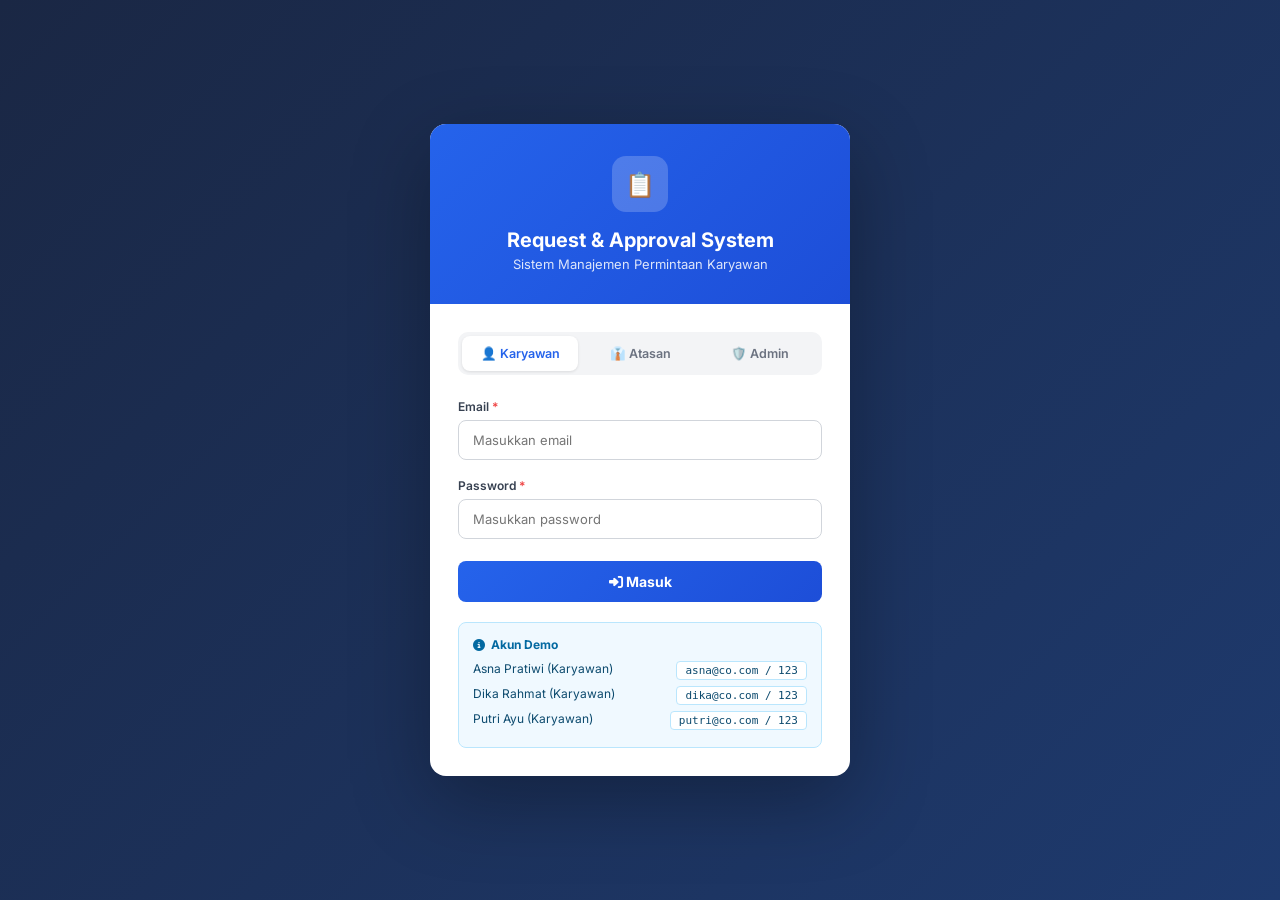
<file: index.html>
<!DOCTYPE html>
<html lang="id">
<head>
<meta charset="UTF-8">
<meta name="viewport" content="width=device-width,initial-scale=1">
<title>Request & Approval System</title>
<link rel="stylesheet" href="css/styles.css">
<link href="https://fonts.googleapis.com/css2?family=Inter:wght@400;500;600;700;800&display=swap" rel="stylesheet">
</head>
<body>
<div id="wrap">
<!-- SIDEBAR -->
<aside class="sidebar">
  <div class="sb-brand">
    <div class="ic">📋</div>
    <div class="tx">Request System<small>Sistem Permintaan</small></div>
  </div>
  <nav class="sb-nav" id="sbNav"></nav>
</aside>

<!-- MAIN -->
<div class="main">
  <!-- TOPBAR -->
  <div class="topbar">
    <div class="topbar-title" id="tbTitle">Dashboard</div>
    <div class="role-sw">
      <select id="roleSelect" onchange="switchRole(this.value)">
        <option value="karyawan">👤 Asna (Karyawan)</option>
        <option value="atasan">👔 Rudi (Atasan)</option>
        <option value="admin">🛡️ Admin</option>
      </select>
    </div>
    <button class="notif-btn" onclick="nav('notifikasi')" title="Notifikasi">🔔<span class="ndot" id="topNotifDot"></span></button>
    <div class="av av-blue" id="topAv">A</div>
  </div>

  <!-- CONTENT -->
  <div class="content">

    <!-- 1. DASHBOARD -->
    <div class="page on" id="p-dashboard">
      <div class="wb">
        <div class="wb-text">
          <div class="wg" id="wgText">Selamat datang, Asna! 👋</div>
          <div class="ws">Berikut ringkasan request Anda.</div>
        </div>
        <div class="wb-ic">📊</div>
      </div>
      <div class="stat-row">
        <div class="stat-card"><div class="st-ic ic-b">📋</div><div><div class="st-v" id="stTotal">0</div><div class="st-l">Total Request</div></div></div>
        <div class="stat-card"><div class="st-ic ic-y">⏳</div><div><div class="st-v" id="stPend">0</div><div class="st-l">Pending</div></div></div>
        <div class="stat-card"><div class="st-ic ic-g">✅</div><div><div class="st-v" id="stAppr">0</div><div class="st-l">Disetujui</div></div></div>
        <div class="stat-card"><div class="st-ic ic-r">❌</div><div><div class="st-v" id="stRej">0</div><div class="st-l">Ditolak</div></div></div>
      </div>
      <div class="card">
        <div class="card-head">
          <div class="card-t">Request Terbaru</div>
          <span class="lk" onclick="nav('list-request')">Lihat semua →</span>
        </div>
        <div class="card-body" style="padding-top:10px">
          <table>
            <thead><tr><th>No</th><th>Jenis Request</th><th>Tanggal</th><th>Status</th><th>Aksi</th></tr></thead>
            <tbody id="dashTb"></tbody>
          </table>
        </div>
      </div>
    </div>

    <!-- 2. FORM AJUKAN REQUEST -->
    <div class="page" id="p-ajukan">
      <div class="sh">
        <div>
          <div class="sh-t">Ajukan Request Baru</div>
          <div class="sh-s">Silakan lengkapi form di bawah ini untuk mengajukan request.</div>
        </div>
      </div>
      <div class="card" style="max-width:620px">
        <div class="card-body">
          <div id="ajAlert"></div>
          <div class="fg">
            <label class="fl">Jenis Request <span style="color:#ef4444">*</span></label>
            <select class="fc" id="ajJenis">
              <option value="">-- Pilih Jenis Request --</option>
              <option>Izin Kerja</option>
              <option>Lembur</option>
              <option>Permintaan Alat Kerja</option>
              <option>Reimbursement</option>
              <option>Cuti Tahunan</option>
              <option>Cuti Sakit</option>
              <option>Perjalanan Dinas</option>
            </select>
          </div>
          <div class="fg">
            <label class="fl">Tanggal <span style="color:#ef4444">*</span></label>
            <input type="date" class="fc" id="ajTgl" value="2026-05-12">
          </div>
          <div class="fg">
            <label class="fl">Deskripsi <span style="color:#ef4444">*</span></label>
            <textarea class="fc" id="ajDesc" placeholder="Saya izin tidak masuk kerja karena ada keperluan keluarga."></textarea>
          </div>
          <div class="fg">
            <label class="fl">Lampiran (opsional)</label>
            <div class="fi-wrap" onclick="document.getElementById('ajFile').click()">
              <input type="file" id="ajFile" onchange="handleFile(this,'ajFileLbl')">
              <div id="ajFileLbl" class="fi-lbl">📎 Choose File &nbsp; Tidak ada file chosen</div>
            </div>
          </div>
          <div style="display:flex;gap:8px;justify-content:flex-end">
            <button class="btn btn-ghost" onclick="resetAjukan()">Batal</button>
            <button class="btn btn-primary btn-lg" onclick="submitRequest()">Kirim Request</button>
          </div>
        </div>
      </div>
    </div>

    <!-- 3. LIST REQUEST MASUK (ATASAN) -->
    <div class="page" id="p-request-masuk">
      <div class="sh">
        <div>
          <div class="sh-t" id="rmTitle">Request Masuk</div>
          <div class="sh-s">Berikut adalah daftar request yang memerlukan persetujuan Anda.</div>
        </div>
      </div>
      <div class="tabs" id="rmTabs">
        <div class="tab act" onclick="filterRM('all',this)">Semua <span class="tb" id="rmTabAll">0</span></div>
        <div class="tab" onclick="filterRM('Pending',this)">Pending <span class="tb" id="rmTabPend">0</span></div>
        <div class="tab" onclick="filterRM('Disetujui',this)">Disetujui <span class="tb" id="rmTabAppr">0</span></div>
        <div class="tab" onclick="filterRM('Ditolak',this)">Ditolak <span class="tb" id="rmTabRej">0</span></div>
      </div>
      <div class="card">
        <div class="card-body" style="padding:0">
          <table>
            <thead><tr><th>No</th><th>Nama</th><th>Jenis Request</th><th>Tanggal</th><th>Status</th><th>Aksi</th></tr></thead>
            <tbody id="rmTb"></tbody>
          </table>
        </div>
      </div>
    </div>
     <!-- LIST REQUEST (general) -->
    <div class="page" id="p-list-request">
      <div class="sh">
        <div><div class="sh-t">List Request</div><div class="sh-s" id="lrSub">Semua request Anda.</div></div>
        <button class="btn btn-primary" id="btnBaru" onclick="nav('ajukan')">+ Ajukan Baru</button>
      </div>
      <div class="fr">
        <select id="lrStatus" onchange="renderLR()"><option value="">Semua Status</option><option>Pending</option><option>Disetujui</option><option>Ditolak</option></select>
        <select id="lrJenis" onchange="renderLR()"><option value="">Semua Jenis</option><option>Izin Kerja</option><option>Lembur</option><option>Permintaan Alat Kerja</option><option>Reimbursement</option><option>Cuti Tahunan</option></select>
        <div class="srch"><input type="text" id="lrSearch" placeholder="Cari request..." oninput="renderLR()"></div>
      </div>
      <div class="tabs" id="lrTabs"></div>
      <div class="card">
        <div class="card-body" style="padding:0">
          <table>
            <thead><tr id="lrHead"></tr></thead>
            <tbody id="lrTb"></tbody>
          </table>
        </div>
      </div>
    </div>
    <!-- MODAL: DETAIL -->
<div class="ov" id="mDetail">
  <div class="modal">
    <div class="mh"><div class="mh-t">Detail Request</div><button class="mc-btn" onclick="closeModal('mDetail')">✕</button></div>
    <div class="mb" id="mDetailBody"></div>
    <div class="mf" id="mDetailFoot"></div>
  </div>
</div>

<!-- MODAL: ACTION -->
<div class="ov" id="mAction">
  <div class="modal" style="max-width:420px">
    <div class="mh"><div class="mh-t" id="mActTitle">Setujui Request</div><button class="mc-btn" onclick="closeModal('mAction')">✕</button></div>
    <div class="mb">
      <p id="mActDesc" style="font-size:12.5px;color:#6b7280;margin-bottom:14px"></p>
      <div class="fg"><label class="fl">Catatan (opsional)</label><textarea class="fc" id="mActNote" style="min-height:80px" placeholder="Tambahkan catatan..."></textarea></div>
    </div>
    <div class="mf"><button class="btn btn-ghost" onclick="closeModal('mAction')">Batal</button><button class="btn" id="mActBtn" onclick="confirmAction()">Konfirmasi</button></div>
  </div>
</div>

<!-- MODAL: ADD USER -->
<div class="ov" id="mAddUser">
  <div class="modal" style="max-width:440px">
    <div class="mh"><div class="mh-t">Tambah User Baru</div><button class="mc-btn" onclick="closeModal('mAddUser')">✕</button></div>
    <div class="mb">
      <div class="fg"><label class="fl">Nama Lengkap</label><input class="fc" id="nuName" placeholder="Nama lengkap"></div>
      <div class="fg"><label class="fl">Email</label><input type="email" class="fc" id="nuEmail" placeholder="email@co.com"></div>
      <div class="form-row">
        <div class="fg"><label class="fl">Departemen</label><select class="fc" id="nuDept"><option>HRD</option><option>IT</option><option>Finance</option><option>Marketing</option><option>Ops</option></select></div>
        <div class="fg"><label class="fl">Role</label><select class="fc" id="nuRole"><option>Karyawan</option><option>Atasan</option><option>Admin</option></select></div>
      </div>
    </div>
    <div class="mf"><button class="btn btn-ghost" onclick="closeModal('mAddUser')">Batal</button><button class="btn btn-primary" onclick="addUser()">Simpan</button></div>
  </div>
</div>

<div id="toast"></div>


    <!-- 4. DETAIL & APPROVAL -->
    <div class="page" id="p-detail">
      <div class="sh">
        <div>
          <div class="sh-t">Detail Request</div>
        </div>
        <button class="btn btn-ghost btn-sm" onclick="goBack()">← Kembali</button>
      </div>
      <div class="detail-grid">
        <div class="card">
          <div class="card-head"><div class="card-t">Informasi Request</div></div>
          <div class="card-body" id="detailInfo"></div>
        </div>
        <div class="card" id="detailAction">
          <div class="card-head"><div class="card-t">Tindakan</div></div>
          <div class="card-body" id="detailActionBody"></div>
        </div>
      </div>
    </div>

    <!-- 5. RIWAYAT & STATUS -->
    <div class="page" id="p-riwayat">
      <div class="sh">
        <div>
          <div class="sh-t">Riwayat Request</div>
          <div class="sh-s">Berikut adalah riwayat semua request yang pernah Anda ajukan.</div>
        </div>
      </div>
      <div class="fr">
        <select id="riwJenis" onchange="renderRiwayat()"><option value="">Semua</option><option>Izin Kerja</option><option>Lembur</option><option>Permintaan Alat Kerja</option><option>Reimbursement</option><option>Cuti Tahunan</option></select>
        <select id="riwStatus" onchange="renderRiwayat()"><option value="">Semua</option><option>Pending</option><option>Disetujui</option><option>Ditolak</option></select>
        <input type="date" id="riwFrom" placeholder="dd/mm/yyyy" onchange="renderRiwayat()">
        <input type="date" id="riwTo" placeholder="dd/mm/yyyy" onchange="renderRiwayat()">
        <button class="btn btn-primary btn-sm" onclick="renderRiwayat()">Filter</button>
      </div>
      <div class="card">
        <div class="card-body" style="padding:0">
          <table>
            <thead><tr><th>No</th><th>Jenis Request</th><th>Tanggal</th><th>Status</th><th>Catatan</th><th>Aksi</th></tr></thead>
            <tbody id="riwTb"></tbody>
          </table>
        </div>
      </div>
    </div>

    <!-- 6. KPI - DAFTAR KARYAWAN (ATASAN) -->
    <div class="page" id="p-kpi">
      <div class="sh">
        <div>
          <div class="sh-t">Penilaian KPI Karyawan</div>
          <div class="sh-s">Berikut adalah daftar karyawan yang perlu dinilai performanya.</div>
        </div>
      </div>
      <div class="fr">
        <select id="kpiDept" onchange="renderKPI()"><option value="">Semua Departemen</option><option>HRD</option><option>IT</option><option>Finance</option><option>Marketing</option><option>Ops</option></select>
        <div class="srch"><input type="text" id="kpiSearch" placeholder="Cari karyawan..." oninput="renderKPI()"></div>
      </div>
      <div class="card">
        <div class="card-body" style="padding:0">
          <table>
            <thead><tr><th>No</th><th>Nama</th><th>Departemen</th><th>Periode</th><th>Status Penilaian</th><th>Total Score</th><th>Aksi</th></tr></thead>
            <tbody id="kpiTb"></tbody>
          </table>
        </div>
      </div>
    </div>

    <!-- 7. FORM PENILAIAN KPI (ATASAN) -->
    <div class="page" id="p-kpi-form">
      <div class="sh">
        <div>
          <div class="sh-t">Form Penilaian KPI</div>
          <div class="sh-s">Silakan berikan penilaian untuk setiap indikator performa.</div>
        </div>
        <button class="btn btn-ghost btn-sm" onclick="nav('kpi')">← Kembali</button>
      </div>
      <div class="detail-grid">
        <div class="card">
          <div class="card-head"><div class="card-t">Informasi Karyawan</div></div>
          <div class="card-body" id="kpiFormInfo"></div>
        </div>
        <div class="card">
          <div class="card-head"><div class="card-t">Indikator Penilaian</div></div>
          <div class="card-body" id="kpiFormBody"></div>
        </div>
      </div>
    </div>

    <!-- 8. DETAIL HASIL KPI (KARYAWAN/ATASAN) -->
    <div class="page" id="p-kpi-detail">
      <div class="sh">
        <div>
          <div class="sh-t">Detail Hasil Penilaian KPI</div>
        </div>
        <button class="btn btn-ghost btn-sm" onclick="goBack()">← Kembali</button>
      </div>
      <div class="detail-grid">
        <div class="card">
          <div class="card-head"><div class="card-t">Informasi Penilaian</div></div>
          <div class="card-body" id="kpiDetailInfo"></div>
        </div>
        <div class="card">
          <div class="card-head"><div class="card-t">Ringkasan Score</div></div>
          <div class="card-body" id="kpiDetailSummary"></div>
        </div>
      </div>
      <div class="card" style="margin-top:16px">
        <div class="card-head"><div class="card-t">Detail Penilaian per Indikator</div></div>
        <div class="card-body" id="kpiDetailBody"></div>
      </div>
    </div>

    <!-- 9. RIWAYAT PENILAIAN KPI -->
    <div class="page" id="p-kpi-riwayat">
      <div class="sh">
        <div>
          <div class="sh-t">Riwayat Penilaian KPI</div>
          <div class="sh-s">Berikut adalah riwayat penilaian KPI yang telah dilakukan.</div>
        </div>
      </div>
      <div class="fr">
        <select id="kpiRPeriod" onchange="renderKPIRiwayat()"><option value="">Semua Periode</option><option>Q1 2026</option><option>Q2 2026</option><option>Q3 2026</option><option>Q4 2026</option></select>
        <select id="kpiRStatus" onchange="renderKPIRiwayat()"><option value="">Semua Status</option><option>Sudah Dinilai</option><option>Belum Dinilai</option></select>
      </div>
      <div class="card">
        <div class="card-body" style="padding:0">
          <table>
            <thead><tr><th>No</th><th>Nama Karyawan</th><th>Periode</th><th>Total Score</th><th>Kategori</th><th>Tanggal Dinilai</th><th>Aksi</th></tr></thead>
            <tbody id="kpiRTb"></tbody>
          </table>
        </div>
      </div>
    </div>

    <!-- NOTIFIKASI -->
    <div class="page" id="p-notifikasi">
      <div class="sh">
        <div><div class="sh-t">Notifikasi</div><div class="sh-s">Update permintaan Anda.</div></div>
        <button class="btn btn-ghost btn-sm" onclick="markAll()">✓ Tandai semua dibaca</button>
      </div>
      <div class="card"><div class="card-body" id="notifList"></div></div>
    </div>

    <!-- PENGATURAN -->
    <div class="page" id="p-pengaturan">
      <div class="sh"><div><div class="sh-t">Pengaturan</div><div class="sh-s">Kelola preferensi akun Anda.</div></div></div>
      <div class="settings-grid">
        <div class="card">
          <div class="card-head"><div class="card-t">Profil Akun</div></div>
          <div class="card-body">
            <div class="fg"><label class="fl">Nama Lengkap</label><input class="fc" id="pNama" value="Asna"></div>
            <div class="fg"><label class="fl">Email</label><input type="email" class="fc" value="asna@perusahaan.com"></div>
            <div class="fg"><label class="fl">Departemen</label><input class="fc" value="Human Resources"></div>
            <div class="fg"><label class="fl">Role</label><input class="fc" id="pRole" value="Karyawan" readonly style="background:#f9fafb"></div>
            <button class="btn btn-primary" onclick="toast('✅ Profil disimpan')">💾 Simpan</button>
          </div>
        </div>
        <div class="card">
          <div class="card-head"><div class="card-t">Notifikasi</div></div>
          <div class="card-body">
            <div class="set-item"><div><div class="set-lbl">Email Notifikasi</div><div class="set-desc">Terima notifikasi via email</div></div><div class="tog on" id="t1" onclick="togSet('t1')"></div></div>
            <div class="set-item"><div><div class="set-lbl">Push Notifikasi</div><div class="set-desc">Notifikasi browser</div></div><div class="tog on" id="t2" onclick="togSet('t2')"></div></div>
            <div class="set-item"><div><div class="set-lbl">Laporan Mingguan</div><div class="set-desc">Ringkasan tiap Senin</div></div><div class="tog" id="t3" onclick="togSet('t3')"></div></div>
            <div class="set-item"><div><div class="set-lbl">Mode Gelap</div><div class="set-desc">Tema antarmuka</div></div><div class="tog" id="t4" onclick="togSet('t4')"></div></div>
          </div>
        </div>
      </div>
    </div>

    <!-- KELOLA USER (ADMIN) -->
    <div class="page" id="p-kelola-user">
      <div class="sh">
        <div><div class="sh-t">Kelola User</div><div class="sh-s">Manajemen akun karyawan.</div></div>
        <button class="btn btn-primary" onclick="openModal('mAddUser')">+ Tambah User</button>
      </div>
      <div class="card">
        <div class="card-body" style="padding:0">
          <table>
            <thead><tr><th>No</th><th>Nama</th><th>Email</th><th>Departemen</th><th>Role</th><th>Status</th><th>Aksi</th></tr></thead>
            <tbody id="userTb"></tbody>
          </table>
        </div>
      </div>
    </div>

     </div><!-- /content -->
</div><!-- /main -->
</div><!-- /wrap -->
<script src="js/script.js"></script>
</body>
</html>
</file>
<file: css/styles.css>
@import url('https://fonts.googleapis.com/css2?family=Inter:wght@400;500;600;700;800&display=swap');

*{margin:0;padding:0;box-sizing:border-box;}
body{font-family:'Inter',sans-serif;background:#f4f6f9;color:#1a1a2e;min-height:100vh;font-size:13px;}

/* ═══ LAYOUT ═══ */
#wrap{display:flex;min-height:100vh;}

/* ═══ SIDEBAR ═══ */
.sidebar{
  width:200px;background:#1a2744;flex-shrink:0;
  display:flex;flex-direction:column;min-height:100vh;
}
.sb-brand{
  padding:18px 16px 14px;display:flex;align-items:center;gap:10px;
  border-bottom:1px solid rgba(255,255,255,.07);
}
.sb-brand .ic{
  width:32px;height:32px;background:#2563eb;border-radius:8px;
  display:flex;align-items:center;justify-content:center;font-size:15px;flex-shrink:0;
}
.sb-brand .tx{font-size:12px;font-weight:700;color:#fff;line-height:1.3;}
.sb-brand .tx small{display:block;font-size:10px;color:#7c8db5;font-weight:400;}

.sb-nav{flex:1;padding:10px 0;}
.sb-item{
  display:flex;align-items:center;gap:10px;padding:10px 16px;
  color:rgba(255,255,255,.55);font-size:12.5px;font-weight:500;cursor:pointer;
  transition:all .15s;position:relative;
}
.sb-item:hover{color:#fff;background:rgba(255,255,255,.05);}
.sb-item.act{color:#fff;background:rgba(37,99,235,.3);}
.sb-item.act::before{content:'';position:absolute;left:0;top:0;bottom:0;width:3px;background:#2563eb;border-radius:0 2px 2px 0;}
.sb-item .si{font-size:15px;width:18px;text-align:center;flex-shrink:0;}
.sb-item .sbadge{margin-left:auto;background:#ef4444;color:#fff;font-size:9px;font-weight:700;padding:2px 5px;border-radius:10px;}

/* ═══ TOPBAR ═══ */
.main{flex:1;display:flex;flex-direction:column;min-width:0;}
.topbar{
  height:56px;background:#fff;border-bottom:1px solid #e5e7eb;
  display:flex;align-items:center;padding:0 24px;gap:12px;
  position:sticky;top:0;z-index:40;
}
.topbar-title{font-size:15px;font-weight:700;color:#111827;flex:1;}
.notif-btn{
  width:34px;height:34px;border:1px solid #e5e7eb;border-radius:8px;
  background:#fff;cursor:pointer;display:flex;align-items:center;justify-content:center;
  font-size:15px;position:relative;
}
.notif-btn:hover{background:#f9fafb;}
.ndot{position:absolute;top:5px;right:5px;width:7px;height:7px;background:#ef4444;border-radius:50%;border:1.5px solid #fff;}
.ndot.hidden{display:none;}
.av{width:34px;height:34px;border-radius:8px;display:flex;align-items:center;justify-content:center;font-weight:700;font-size:12px;color:#fff;cursor:pointer;flex-shrink:0;}
.av-blue{background:#2563eb;}
.av-green{background:#059669;}
.av-purple{background:#7c3aed;}
.role-sw select{
  padding:6px 10px;border:1px solid #e5e7eb;border-radius:7px;
  font-size:12px;font-family:inherit;background:#fff;cursor:pointer;outline:none;
}

/* ═══ CONTENT ═══ */
.content{flex:1;padding:4px 0px;overflow-y:auto;}
.page{display:none;}
.page.on{display:block;animation:fi .25s ease;}

@keyframes fi{from{opacity:0;transform:translateY(6px);}to{opacity:1;transform:translateY(0);}}

/* ═══ STAT CARDS ═══ */
.stat-row{display:grid;grid-template-columns:repeat(4,1fr);gap:14px;margin-bottom:20px;}
.stat-card{background:#fff;border-radius:10px;border:1px solid #e5e7eb;padding:16px 18px;display:flex;align-items:center;gap:12px;}
.st-ic{width:44px;height:44px;border-radius:10px;display:flex;align-items:center;justify-content:center;font-size:18px;flex-shrink:0;}
.ic-b{background:#dbeafe;} .ic-y{background:#fef3c7;} .ic-g{background:#d1fae5;} .ic-r{background:#fee2e2;}
.st-v{font-size:24px;font-weight:800;color:#111827;line-height:1;}
.st-l{font-size:11px;color:#6b7280;font-weight:500;margin-top:3px;}

/* ═══ CARD ═══ */
.card{background:#fff;border-radius:10px;border:1px solid #e5e7eb;overflow:hidden;margin-bottom:16px;}
.card-head{padding:14px 18px 0;display:flex;align-items:center;justify-content:space-between;}
.card-t{font-size:14px;font-weight:700;color:#111827;}
.card-body{padding:14px 18px;}

/* ═══ TABLE ═══ */
table{width:100%;border-collapse:collapse;}
thead th{padding:10px 14px;font-size:11px;font-weight:600;color:#6b7280;text-align:left;background:#f9fafb;border-bottom:1px solid #e5e7eb;}
tbody td{padding:11px 14px;font-size:12.5px;color:#374151;border-bottom:1px solid #f3f4f6;}
tbody tr:last-child td{border-bottom:none;}
tbody tr:hover{background:#f9fafb;}

/* ═══ STATUS ═══ */
.tag{display:inline-flex;align-items:center;padding:3px 9px;border-radius:20px;font-size:11px;font-weight:600;}
.t-pend{background:#fef3c7;color:#92400e;}
.t-appr{background:#d1fae5;color:#065f46;}
.t-rej{background:#fee2e2;color:#991b1b;}

/* ═══ BUTTONS ═══ */
.btn{display:inline-flex;align-items:center;gap:5px;padding:7px 14px;border-radius:7px;font-size:12.5px;font-weight:600;cursor:pointer;border:none;font-family:inherit;transition:all .15s;}
.btn-primary{background:#2563eb;color:#fff;}
.btn-primary:hover{background:#1d4ed8;}
.btn-outline{background:#fff;color:#2563eb;border:1.5px solid #2563eb;}
.btn-outline:hover{background:#eff6ff;}
.btn-ghost{background:#f3f4f6;color:#374151;border:1px solid #e5e7eb;}
.btn-ghost:hover{background:#e5e7eb;}
.btn-green{background:#059669;color:#fff;}
.btn-green:hover{background:#047857;}
.btn-red{background:#ef4444;color:#fff;}
.btn-red:hover{background:#dc2626;}
.btn-sm{padding:5px 10px;font-size:11.5px;}
.btn-lg{padding:10px 20px;font-size:13px;}

/* ═══ FORM ═══ */
.fg{margin-bottom:14px;}
.fl{display:block;font-size:12px;font-weight:600;color:#374151;margin-bottom:5px;}
.fc{width:100%;padding:9px 11px;border:1.5px solid #d1d5db;border-radius:7px;font-size:12.5px;font-family:inherit;outline:none;transition:.15s;background:#fff;color:#111827;}
.fc:focus{border-color:#2563eb;box-shadow:0 0 0 3px rgba(37,99,235,.1);}
textarea.fc{resize:vertical;min-height:96px;}
.form-row{display:grid;grid-template-columns:1fr 1fr;gap:14px;}

/* ═══ TABS ═══ */
.tabs{display:flex;gap:3px;background:#f3f4f6;padding:4px;border-radius:9px;width:fit-content;margin-bottom:16px;}
.tab{padding:6px 14px;border-radius:6px;font-size:12px;font-weight:600;cursor:pointer;color:#6b7280;transition:.15s;}
.tab:hover{color:#111827;}
.tab.act{background:#fff;color:#2563eb;box-shadow:0 1px 3px rgba(0,0,0,.1);}
.tb{display:inline-flex;align-items:center;justify-content:center;min-width:17px;height:17px;padding:0 4px;border-radius:10px;font-size:9.5px;font-weight:700;margin-left:4px;}
.tab.act .tb{background:#2563eb;color:#fff;}
.tab:not(.act) .tb{background:#d1d5db;color:#374151;}

/* ═══ SECTION HEADER ═══ */
.sh{display:flex;align-items:flex-start;justify-content:space-between;margin-bottom:18px;}
.sh-t{font-size:17px;font-weight:800;color:#111827;}
.sh-s{font-size:12px;color:#9ca3af;margin-top:2px;}
.sh > div{margin-left: 16px;} 

/* ═══ FILTER ROW ═══ */
.fr{display:flex;gap:8px;align-items:center;margin-bottom:16px;flex-wrap:wrap;}
.fr select,.fr input[type=date]{padding:7px 10px;border:1.5px solid #d1d5db;border-radius:7px;font-size:12px;font-family:inherit;outline:none;background:#fff;}
.fr select:focus,.fr input:focus{border-color:#2563eb;}
.srch{position:relative;flex:1;min-width:160px;}
.srch input{width:100%;padding:7px 10px 7px 30px;border:1.5px solid #d1d5db;border-radius:7px;font-size:12px;font-family:inherit;outline:none;}
.srch input:focus{border-color:#2563eb;}
.srch::before{content:'🔍';position:absolute;left:9px;top:50%;transform:translateY(-50%);font-size:12px;}

/* ═══ MODAL ═══ */
.ov{display:none;position:fixed;inset:0;background:rgba(0,0,0,.45);z-index:500;align-items:center;justify-content:center;padding:16px;}
.ov.on{display:flex;}
.modal{background:#fff;border-radius:12px;width:100%;max-width:500px;max-height:90vh;overflow-y:auto;box-shadow:0 20px 60px rgba(0,0,0,.25);}
.mh{padding:18px 20px 14px;border-bottom:1px solid #e5e7eb;display:flex;align-items:center;justify-content:space-between;}
.mh-t{font-size:14px;font-weight:700;}
.mc-btn{width:28px;height:28px;border-radius:6px;border:none;background:#f3f4f6;cursor:pointer;font-size:14px;display:flex;align-items:center;justify-content:center;}
.mc-btn:hover{background:#e5e7eb;}
.mb{padding:18px 20px;}
.mf{padding:12px 20px 18px;border-top:1px solid #e5e7eb;display:flex;justify-content:flex-end;gap:8px;}

/* ═══ DETAIL ROW ═══ */
.dr{display:flex;gap:8px;margin-bottom:10px;font-size:12.5px;}
.dl{width:140px;color:#9ca3af;font-weight:500;flex-shrink:0;}
.dv{color:#111827;font-weight:600;}

/* ═══ NOTIF ITEM ═══ */
.ni{display:flex;gap:11px;padding:12px 0;border-bottom:1px solid #f3f4f6;}
.ni:last-child{border-bottom:none;}
.ndot2{width:9px;height:9px;border-radius:50%;flex-shrink:0;margin-top:4px;}
.nd-new{background:#2563eb;} .nd-old{background:#d1d5db;}
.ni .nt{font-size:12.5px;font-weight:700;color:#111827;margin-bottom:2px;}
.ni .nd{font-size:12px;color:#6b7280;}
.ni .ntime{font-size:11px;color:#9ca3af;margin-top:3px;}

/* ═══ TOGGLE ═══ */
.tog{width:40px;height:22px;background:#d1d5db;border-radius:11px;cursor:pointer;position:relative;transition:.2s;flex-shrink:0;}
.tog.on{background:#2563eb;}
.tog::after{content:'';position:absolute;width:16px;height:16px;background:#fff;border-radius:50%;top:3px;left:3px;transition:.2s;box-shadow:0 1px 3px rgba(0,0,0,.2);}
.tog.on::after{left:21px;}

/* ═══ BAR CHART ═══ */
.bar-row{margin-bottom:10px;}
.bar-lbl{display:flex;justify-content:space-between;font-size:11.5px;margin-bottom:4px;}
.bar-bg{background:#f3f4f6;border-radius:20px;height:7px;}
.bar-fg{background:#2563eb;height:7px;border-radius:20px;transition:.6s;}

/* ═══ SETTING ═══ */
.set-item{display:flex;align-items:center;justify-content:space-between;padding:13px 0;border-bottom:1px solid #f3f4f6;}
.set-item:last-child{border-bottom:none;}
.set-lbl{font-size:13px;font-weight:600;color:#111827;}
.set-desc{font-size:11px;color:#9ca3af;margin-top:1px;}

/* ═══ ROLE BADGE ═══ */
.rb{display:inline-flex;padding:2px 8px;border-radius:20px;font-size:11px;font-weight:600;}
.rb-k{background:#dbeafe;color:#1d4ed8;}
.rb-a{background:#d1fae5;color:#065f46;}
.rb-ad{background:#ede9fe;color:#6d28d9;}

/* ═══ FILE INPUT ═══ */
.fi-wrap{border:2px dashed #d1d5db;border-radius:8px;padding:14px;text-align:center;cursor:pointer;transition:.15s;}
.fi-wrap:hover{border-color:#2563eb;background:#eff6ff;}
.fi-wrap input{display:none;}
.fi-lbl{font-size:12.5px;color:#9ca3af;}
.fi-sel{font-size:12.5px;color:#2563eb;font-weight:600;}

/* ═══ WELCOME BANNER ═══ */
.wb{
  background:linear-gradient(120deg,#1a2744 0%,#1e3a6e 100%);
  border-radius:0px;padding:20px 24px;margin-bottom:20px;
  display:flex;align-items:center;justify-content:space-between;
  position:relative;overflow:hidden;
}
.wb::before{content:'';position:absolute;right:-30px;top:-30px;width:160px;height:160px;border-radius:50%;background:rgba(255,255,255,.04);}
.wb-text .wg{font-size:18px;font-weight:800;color:#fff;margin-bottom:3px;}
.wb-text .ws{font-size:12px;color:rgba(255,255,255,.55);}
.wb-ic{font-size:42px;z-index:1;}

/* ═══ LINK ═══ */
.lk{color:#2563eb;cursor:pointer;font-size:12px;font-weight:600;}
.lk:hover{text-decoration:underline;}

/* ═══ TOAST ═══ */
#toast{position:fixed;bottom:24px;right:24px;z-index:999;display:flex;flex-direction:column;gap:7px;}
.toast-i{background:#1a2744;color:#fff;padding:10px 16px;border-radius:9px;font-size:12.5px;font-weight:500;box-shadow:0 8px 24px rgba(0,0,0,.2);display:flex;align-items:center;gap:7px;animation:si .25s ease;}
@keyframes si{from{opacity:0;transform:translateX(20px);}to{opacity:1;transform:translateX(0);}}

.abtns{display:flex;gap:6px;align-items:center;}
.ib{width:28px;height:28px;border-radius:6px;border:none;cursor:pointer;display:inline-flex;align-items:center;justify-content:center;font-size:13px;transition:.15s;}
.ib-g{background:#d1fae5;color:#059669;}
.ib-g:hover{background:#059669;color:#fff;}
.ib-r{background:#fee2e2;color:#ef4444;}
.ib-r:hover{background:#ef4444;color:#fff;}

.alert{padding:10px 14px;border-radius:8px;font-size:12.5px;font-weight:500;margin-bottom:14px;display:flex;align-items:center;gap:8px;}
.al-s{background:#d1fae5;color:#065f46;border:1px solid #6ee7b7;}
.al-e{background:#fee2e2;color:#991b1b;border:1px solid #fca5a5;}
.al-i{background:#dbeafe;color:#1d4ed8;border:1px solid #93c5fd;}

/* ═══ DETAIL GRID ═══ */
.detail-grid{display:grid;grid-template-columns:1fr 300px;gap:16px;align-items:start;}
.settings-grid{display:grid;grid-template-columns:1fr 1fr;gap:16px;max-width:780px;}

/* ═══ RESPONSIVE ═══ */
@media (max-width: 768px) {
  .sidebar{width:60px;}
  .sb-brand .tx{display:none;}
  .sb-item{padding:10px 12px;justify-content:center;}
  .sb-item .si{font-size:18px;width:auto;}
  .sb-item span:not(.si){display:none;}
  .stat-row{grid-template-columns:repeat(2,1fr);}
  .detail-grid{grid-template-columns:1fr;}
  .settings-grid{grid-template-columns:1fr;}
  .fr{flex-direction:column;align-items:stretch;}
  .srch{width:100%;}
}

@media (max-width: 480px) {
  .sidebar{display:none;}
  .content{padding:16px;}
  .stat-row{grid-template-columns:1fr;}
  .topbar{padding:0 16px;}
  .role-sw select{font-size:11px;padding:5px 8px;}
}


/* ═══ KPI STYLES ═══ */
.kpi-score-big{font-size:48px;font-weight:800;color:var(--text-primary);line-height:1;text-align:center;}
.kpi-score-label{font-size:12px;color:var(--text-muted);text-align:center;margin-top:4px;}
.kpi-category{text-align:center;padding:6px 14px;border-radius:20px;font-size:13px;font-weight:700;margin-top:10px;display:inline-block;width:100%;}
.kpi-c-excellent{background:rgba(16,185,129,0.15);color:#10b981;}
.kpi-c-good{background:rgba(59,130,246,0.15);color:#3b82f6;}
.kpi-c-average{background:rgba(245,158,11,0.15);color:#f59e0b;}
.kpi-c-poor{background:rgba(239,68,68,0.15);color:#ef4444;}

.kpi-indicator-row{display:flex;align-items:center;gap:12px;padding:14px 0;border-bottom:1px solid var(--border-color);}
.kpi-indicator-row:last-child{border-bottom:none;}
.kpi-ind-info{flex:1;}
.kpi-ind-name{font-size:13px;font-weight:600;color:var(--text-primary);margin-bottom:2px;}
.kpi-ind-desc{font-size:11px;color:var(--text-muted);}
.kpi-ind-score{display:flex;gap:4px;align-items:center;}
.kpi-score-btn{width:36px;height:36px;border-radius:8px;border:1.5px solid var(--border-input);background:var(--bg-card);color:var(--text-secondary);font-size:13px;font-weight:600;cursor:pointer;display:flex;align-items:center;justify-content:center;transition:all .15s;}
.kpi-score-btn:hover{border-color:var(--primary);color:var(--primary);}
.kpi-score-btn.sel{background:var(--primary);border-color:var(--primary);color:#fff;}
.kpi-score-labels{display:flex;justify-content:space-between;font-size:10px;color:var(--text-light);margin-top:4px;padding:0 2px;}

.kpi-progress-bar{background:var(--bg-hover);border-radius:20px;height:8px;overflow:hidden;margin-top:6px;}
.kpi-progress-fill{height:100%;border-radius:20px;transition:width .6s ease;}
.kpi-progress-excellent{background:#10b981;}
.kpi-progress-good{background:#3b82f6;}
.kpi-progress-average{background:#f59e0b;}
.kpi-progress-poor{background:#ef4444;}

.kpi-radar-container{display:flex;justify-content:center;padding:20px 0;}
.kpi-radar-item{text-align:center;padding:0 16px;border-right:1px solid var(--border-color);}
.kpi-radar-item:last-child{border-right:none;}
.kpi-radar-val{font-size:20px;font-weight:700;color:var(--text-primary);}
.kpi-radar-label{font-size:11px;color:var(--text-muted);margin-top:2px;}

.kpi-comment-box{background:var(--bg-hover);border-radius:8px;padding:12px;font-size:12.5px;color:var(--text-secondary);line-height:1.6;margin-top:10px;border:1px solid var(--border-color);}

/* Score color indicators */
.score-excellent{color:#10b981;}
.score-good{color:#3b82f6;}
.score-average{color:#f59e0b;}
.score-poor{color:#ef4444;}


/* ═══ ABSENSI STYLES ═══ */
.abs-header {
  display: flex;
  justify-content: space-between;
  align-items: center;
  margin-bottom: 20px;
}

.abs-calendar-wrap {
  display: flex;
  gap: 8px;
  align-items: center;
}

.abs-stat-grid {
  display: grid;
  grid-template-columns: repeat(4, 1fr);
  gap: 14px;
  margin-bottom: 20px;
}

.abs-chart-container {
  height: 160px;
  display: flex;
  align-items: flex-end;
  gap: 12px;
  padding: 10px 0;
}

.abs-chart-bar {
  flex: 1;
  display: flex;
  flex-direction: column;
  align-items: center;
  gap: 4px;
}

.abs-chart-stack {
  width: 100%;
  display: flex;
  flex-direction: column;
  align-items: center;
  gap: 1px;
  height: 120px;
  justify-content: flex-end;
}

.abs-chart-hadir { background: #10b981; border-radius: 3px 3px 0 0; }
.abs-chart-telat { background: #f59e0b; }
.abs-chart-alpha { background: #ef4444; border-radius: 0 0 3px 3px; }

.abs-legend {
  display: flex;
  justify-content: center;
  gap: 24px;
  margin-top: 12px;
  font-size: 11px;
  color: #6b7280;
}

.abs-legend-item {
  display: flex;
  align-items: center;
  gap: 4px;
}

.abs-legend-dot {
  width: 10px;
  height: 10px;
  border-radius: 2px;
  display: inline-block;
}

.abs-summary-card {
  background: #fff;
  border-radius: 10px;
  border: 1px solid #e5e7eb;
  padding: 16px;
  text-align: center;
}

.abs-summary-value {
  font-size: 36px;
  font-weight: 800;
  line-height: 1;
}

.abs-summary-label {
  font-size: 12px;
  color: #6b7280;
  margin-top: 4px;
}

.abs-mini-stat {
  display: grid;
  grid-template-columns: 1fr 1fr;
  gap: 8px;
}

.abs-mini-item {
  padding: 8px;
  border-radius: 6px;
  text-align: center;
}

.abs-mini-value {
  font-size: 18px;
  font-weight: 700;
}

.abs-mini-label {
  font-size: 10px;
}

/* Status colors for absensi */
.abs-hadir { background: #d1fae5; color: #065f46; }
.abs-telat { background: #fef3c7; color: #92400e; }
.abs-izin { background: #dbeafe; color: #1d4ed8; }
.abs-sakit { background: #e0e7ff; color: #3730a3; }
.abs-alpha { background: #fee2e2; color: #991b1b; }

/* Dark mode support for absensi */
[data-theme="dark"] .abs-summary-card {
  background: #1f2937;
  border-color: #374151;
}

[data-theme="dark"] .abs-mini-item {
  background: #374151;
}

/* ═══ LOGIN STYLES ═══ */
.login-page {
  background: linear-gradient(135deg, #1a2744 0%, #1e3a6e 100%);
  min-height: 100vh;
  display: flex;
  align-items: center;
  justify-content: center;
  padding: 20px;
}

.login-box {
  background: #fff;
  border-radius: 16px;
  box-shadow: 0 25px 80px rgba(0,0,0,.3);
  width: 100%;
  max-width: 420px;
  overflow: hidden;
}

.login-header {
  background: linear-gradient(135deg, #2563eb 0%, #1d4ed8 100%);
  padding: 32px 28px;
  text-align: center;
  color: #fff;
}

.login-header .logo {
  width: 56px;
  height: 56px;
  background: rgba(255,255,255,.2);
  border-radius: 14px;
  display: flex;
  align-items: center;
  justify-content: center;
  font-size: 24px;
  margin: 0 auto 16px;
}

.login-header h1 {
  font-size: 20px;
  font-weight: 700;
  margin-bottom: 4px;
}

.login-header p {
  font-size: 13px;
  opacity: .85;
}

.login-body {
  padding: 28px;
}

.role-tabs {
  display: flex;
  gap: 4px;
  background: #f3f4f6;
  padding: 4px;
  border-radius: 10px;
  margin-bottom: 24px;
}

.role-tab {
  flex: 1;
  padding: 10px;
  border-radius: 8px;
  font-size: 12.5px;
  font-weight: 600;
  text-align: center;
  cursor: pointer;
  transition: .15s;
  color: #6b7280;
  border: none;
  background: transparent;
  font-family: inherit;
}

.role-tab:hover {
  color: #111827;
}

.role-tab.active {
  background: #fff;
  color: #2563eb;
  box-shadow: 0 1px 4px rgba(0,0,0,.1);
}

.error-msg {
  background: #fee2e2;
  color: #991b1b;
  padding: 10px 14px;
  border-radius: 8px;
  font-size: 12.5px;
  font-weight: 500;
  margin-bottom: 16px;
  display: none;
  align-items: center;
  gap: 8px;
}

.error-msg.show {
  display: flex;
}

.login-info {
  margin-top: 20px;
  padding: 14px;
  background: #f0f9ff;
  border-radius: 8px;
  border: 1px solid #bae6fd;
}

.login-info-title {
  font-size: 12px;
  font-weight: 700;
  color: #0369a1;
  margin-bottom: 6px;
  display: flex;
  align-items: center;
  gap: 6px;
}

.login-info-item {
  font-size: 12px;
  color: #0c4a6e;
  padding: 3px 0;
  display: flex;
  justify-content: space-between;
}

.login-info-item code {
  background: #fff;
  padding: 2px 8px;
  border-radius: 4px;
  font-size: 11px;
  border: 1px solid #bae6fd;
}

/* Logout button */
#logoutBtn {
  margin-left: auto;
}

/* Hide elements based on role */
[data-role="karyawan"] .admin-only,
[data-role="karyawan"] .atasan-only {
  display: none !important;
}

[data-role="atasan"] .admin-only,
[data-role="atasan"] .karyawan-only {
  display: none !important;
}

[data-role="admin"] .karyawan-only,
[data-role="admin"] .atasan-only {
  display: none !important;
}
</file>
